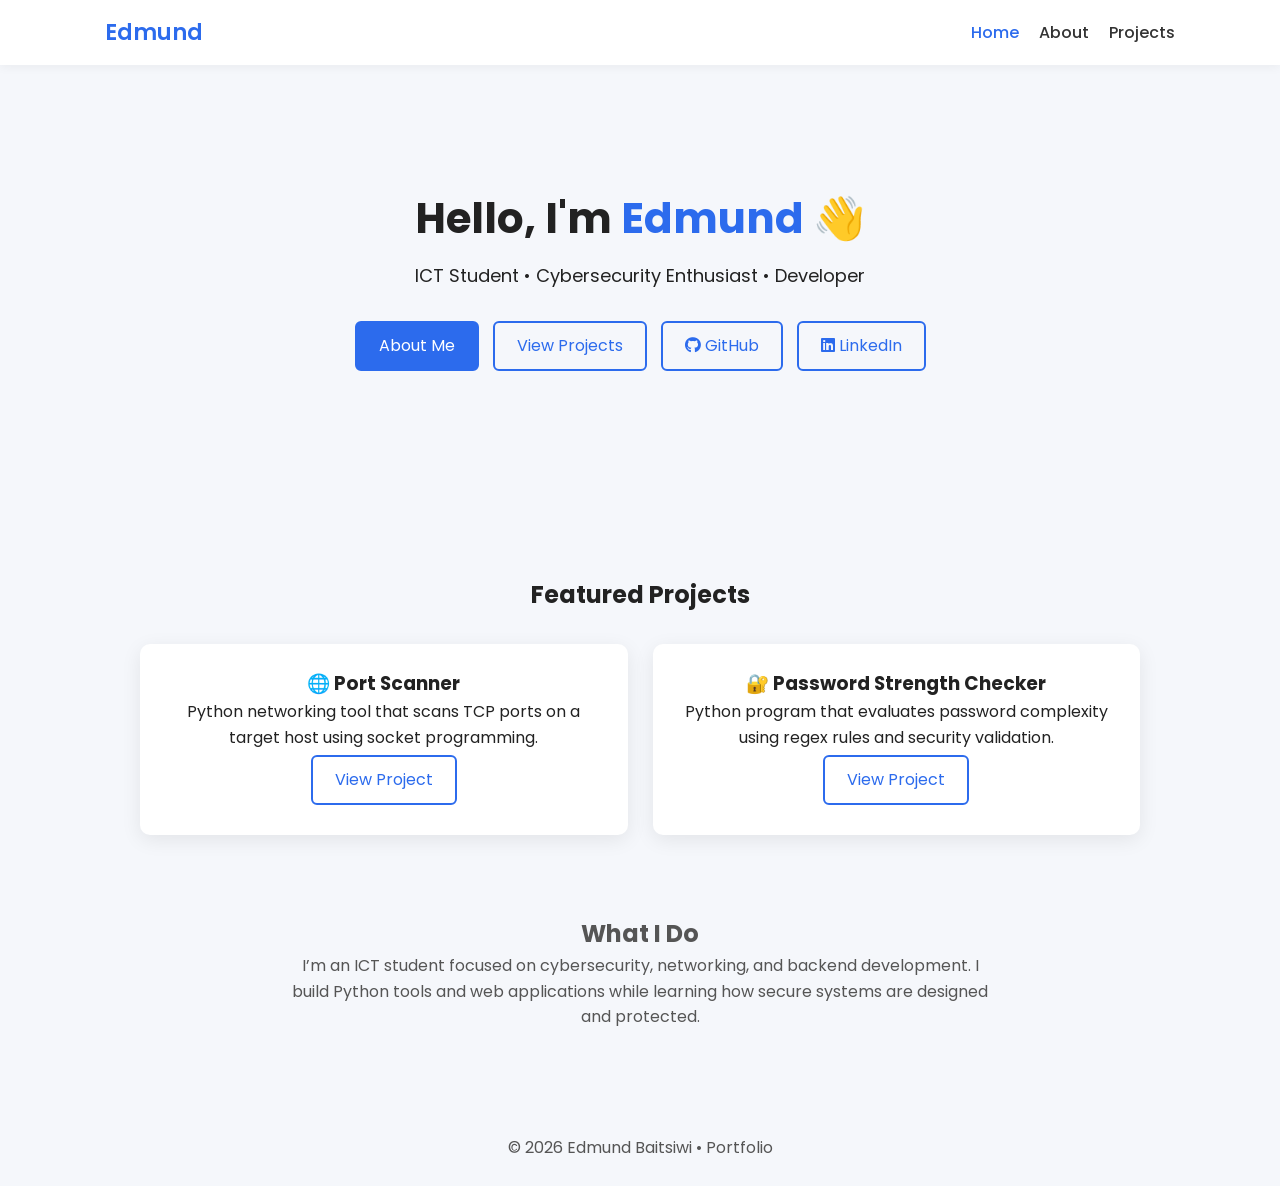
<file: index.html>
<!DOCTYPE html>
<html lang="en">

<head>
<meta charset="UTF-8">
<meta name="viewport" content="width=device-width, initial-scale=1.0">

<title>Edmund | Portfolio</title>

<link rel="stylesheet" href="static/css/styles.css">

<link rel="stylesheet"
href="https://cdnjs.cloudflare.com/ajax/libs/font-awesome/6.4.0/css/all.min.css">

</head>

<body>

<header>
<nav>

<h2 class="logo">Edmund</h2>

<ul class="nav-links">
<li><a class="active" href="index.html">Home</a></li>
<li><a href="about.html">About</a></li>
<li><a href="projects.html">Projects</a></li>
</ul>

</nav>
</header>


<!-- HERO -->

<section class="hero">

<h1>Hello, I'm <span>Edmund</span> 👋</h1>

<p>ICT Student • Cybersecurity Enthusiast • Developer</p>

<div class="hero-buttons">

<a href="about.html" class="btn primary">About Me</a>

<a href="projects.html" class="btn">View Projects</a>

<a href="https://github.com/Tlotlego-B" target="_blank" class="btn">
<i class="fab fa-github"></i> GitHub
</a>

<a href="https://www.linkedin.com/in/tlotlego-edmund-baitsiwi-a37437376"
target="_blank"
class="btn">
<i class="fab fa-linkedin"></i> LinkedIn
</a>

</div>

</section>


<!-- FEATURED PROJECTS -->

<section class="featured">

<h2>Featured Projects</h2>

<div class="featured-grid">

<div class="featured-card">
<h3>🌐 Port Scanner</h3>

<p>
Python networking tool that scans TCP ports on a target host using
socket programming.
</p>

<a href="projects.html" class="btn">View Project</a>

</div>


<div class="featured-card">

<h3>🔐 Password Strength Checker</h3>

<p>
Python program that evaluates password complexity using regex rules
and security validation.
</p>

<a href="projects.html" class="btn">View Project</a>

</div>

</div>

</section>


<!-- WHAT I DO -->

<section class="about-preview">

<h2>What I Do</h2>

<p>
I’m an ICT student focused on cybersecurity, networking, and backend development.
I build Python tools and web applications while learning how secure systems are
designed and protected.
</p>

</section>


<footer>

<p>© 2026 Edmund Baitsiwi • Portfolio</p>

</footer>

</body>
</html>
</file>
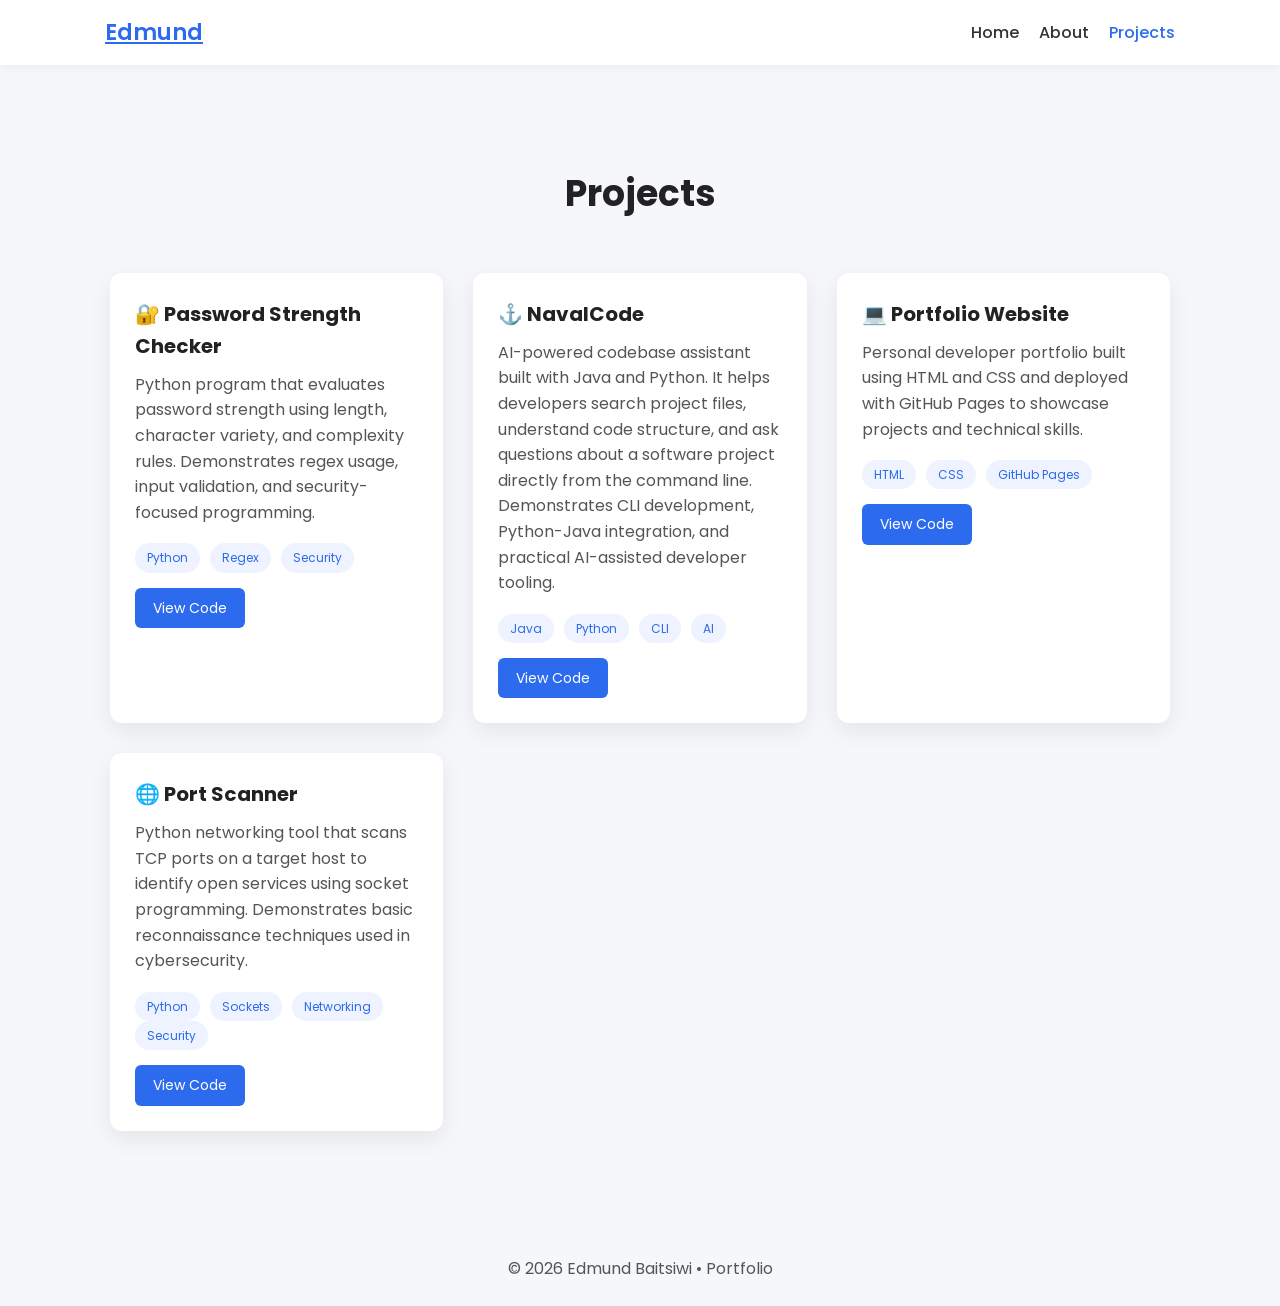
<file: projects.html>
<!DOCTYPE html>
<html lang="en">

<head>
    <meta charset="UTF-8">
    <meta name="viewport" content="width=device-width, initial-scale=1.0">
    <title>Projects | Edmund Baitsiwi</title>

    <!-- Main Styles -->
    <link rel="stylesheet" href="static/css/styles.css">

    <!-- Font Awesome Icons -->
    <link rel="stylesheet"
        href="https://cdnjs.cloudflare.com/ajax/libs/font-awesome/6.4.0/css/all.min.css">
</head>

<body>

<header>
    <nav>
        <a href="index.html" class="logo">Edmund</a>

        <ul class="nav-links">
            <li><a href="index.html">Home</a></li>
            <li><a href="about.html">About</a></li>
            <li><a class="active" href="projects.html">Projects</a></li>
        </ul>
    </nav>
</header>

<main>

<section class="projects-section">

<h1 class="projects-title">Projects</h1>

<div class="projects-container">

    <!-- Password Strength Checker -->
    <div class="project-card">

        <h2>🔐 Password Strength Checker</h2>

        <p>
        Python program that evaluates password strength using length,
        character variety, and complexity rules. Demonstrates regex usage,
        input validation, and security-focused programming.
        </p>

        <div class="tech">
            <span>Python</span>
            <span>Regex</span>
            <span>Security</span>
        </div>

        <a href="https://github.com/Tlotlego-B/python-password-checker"
           target="_blank"
           class="project-btn">
           View Code
        </a>

    </div>
    

    <div class="project-card">

         <h2>⚓ NavalCode</h2>

      <p>
        AI-powered codebase assistant built with Java and Python. It helps
        developers search project files, understand code structure, and ask
        questions about a software project directly from the command line.
        Demonstrates CLI development, Python-Java integration, and practical
        AI-assisted developer tooling.
     </p>

     <div class="tech">
        <span>Java</span>
        <span>Python</span>
        <span>CLI</span>
        <span>AI</span>
     </div>

     <a href="https://github.com/Tlotlego-B/NavalCode"
       target="_blank"
       class="project-btn">
       View Code
        </a>

    </div>

    <!-- Portfolio Website -->
    <div class="project-card">

        <h2>💻 Portfolio Website</h2>

        <p>
        Personal developer portfolio built using HTML and CSS and deployed
        with GitHub Pages to showcase projects and technical skills.
        </p>

        <div class="tech">
            <span>HTML</span>
            <span>CSS</span>
            <span>GitHub Pages</span>
        </div>

        <a href="https://github.com/Tlotlego-B/portfolio"
           target="_blank"
           class="project-btn">
           View Code
        </a>

    </div>


    <!-- Port Scanner -->
    <div class="project-card">

        <h2>🌐 Port Scanner</h2>

        <p>
        Python networking tool that scans TCP ports on a target host to
        identify open services using socket programming. Demonstrates
        basic reconnaissance techniques used in cybersecurity.
        </p>

        <div class="tech">
            <span>Python</span>
            <span>Sockets</span>
            <span>Networking</span>
            <span>Security</span>
        </div>

        <a href="https://github.com/Tlotlego-B/python-java-projects/tree/main/port-scanner"
           target="_blank"
           class="project-btn">
           View Code
        </a>

    </div>

</section>

</main>

<footer>
<p>© 2026 Edmund Baitsiwi • Portfolio</p>
</footer>

</body>
</html>
</file>
<file: static/css/styles.css>
/* Google Font */
@import url('https://fonts.googleapis.com/css2?family=Poppins:wght@300;400;600&display=swap');

/* Reset */

*{
    margin:0;
    padding:0;
    box-sizing:border-box;
    font-family:'Poppins',sans-serif;
}

body{
    background:#f5f7fb;
    color:#222;
    line-height:1.6;
}


/* NAVBAR */

header{
    background:#fff;
    box-shadow:0 2px 10px rgba(0,0,0,0.05);
}

nav{
    max-width:1100px;
    margin:auto;
    display:flex;
    justify-content:space-between;
    align-items:center;
    padding:15px;
}

.logo{
    font-size:22px;
    font-weight:600;
    color:#2c6bed;
}

.nav-links{
    list-style:none;
    display:flex;
    gap:20px;
}

.nav-links a{
    text-decoration:none;
    color:#333;
    font-weight:500;
}

.nav-links a:hover,
.nav-links .active{
    color:#2c6bed;
}


/* HERO SECTION */

.hero{
    text-align:center;
    padding:120px 20px;
}

.hero h1{
    font-size:42px;
    margin-bottom:10px;
}

.hero h1 span{
    color:#2c6bed;
}

.hero p{
    font-size:18px;
    margin-bottom:25px;
}


/* BUTTONS */

.btn{
    padding:10px 22px;
    display:inline-block;
    border-radius:6px;
    border:2px solid #2c6bed;
    text-decoration:none;
    color:#2c6bed;
    margin:5px;
    transition:0.2s;
}

.btn:hover{
    background:#2c6bed;
    color:white;
}

.btn.primary{
    background:#2c6bed;
    color:white;
}

.btn.primary:hover{
    background:#1f4fd6;
}


/* CONTENT PAGES */

.content{
    max-width:900px;
    margin:60px auto;
    padding:20px;
}

.content h1{
    font-size:32px;
    margin-bottom:20px;
}

.content li{
    margin-bottom:8px;
}


/* ABOUT SECTION */

.about-hero{
    max-width:900px;
    margin:60px auto;
    padding:20px;
    display:flex;
    align-items:center;
    gap:30px;
    flex-wrap:wrap;
}

.profile-pic{
    width:200px;
    height:200px;
    border-radius:50%;
    object-fit:cover;
    border:4px solid #2c6bed;
}

.hero-text h1{
    font-size:36px;
}


/* SKILLS */

.skills{
    max-width:900px;
    margin:60px auto;
    padding:20px;
}

.skills h2{
    font-size:28px;
    margin-bottom:25px;
    text-align:center;
}

.skills-grid{
    display:grid;
    grid-template-columns:repeat(auto-fill,minmax(150px,1fr));
    gap:15px;
}

.skill-card{
    background:#fff;
    padding:15px;
    border-radius:8px;
    box-shadow:0 3px 10px rgba(0,0,0,0.05);
    text-align:center;
    font-weight:500;
}


/* CONTACT */

.contact{
    max-width:900px;
    margin:60px auto 100px;
    padding:20px;
    text-align:center;
}

.contact h2{
    font-size:28px;
    margin-bottom:20px;
}

.contact p{
    margin:8px 0;
    font-size:18px;
}

.contact a{
    color:#2c6bed;
    text-decoration:none;
}

.social-links a{
    margin:0 10px;
    font-size:24px;
    color:#333;
}

.social-links a:hover{
    color:#2c6bed;
}


/* PROJECTS SECTION */

.projects-section{
    max-width:1100px;
    margin:80px auto;
    padding:20px;
}

.projects-title{
    font-size:36px;
    margin-bottom:50px;
    text-align:center;
}

.projects-container{
    display:grid;
    grid-template-columns:repeat(auto-fit,minmax(280px,1fr));
    gap:30px;
}


/* PROJECT CARD */

.project-card{
    background:#fff;
    padding:25px;
    border-radius:12px;
    box-shadow:0 8px 25px rgba(0,0,0,0.08);
    transition:all 0.3s ease;
}

.project-card:hover{
    transform:translateY(-8px);
    box-shadow:0 18px 40px rgba(0,0,0,0.15);
}

.project-card h2{
    margin-bottom:10px;
    font-size:20px;
}

.project-card p{
    color:#555;
    margin-bottom:18px;
}


/* TECH TAGS */

.tech{
    margin-bottom:15px;
}

.tech span{
    display:inline-block;
    background:#eef3ff;
    color:#2c6bed;
    padding:5px 12px;
    border-radius:20px;
    font-size:12px;
    margin-right:6px;
}


/* PROJECT BUTTON */

.project-btn{
    display:inline-block;
    padding:9px 18px;
    background:#2c6bed;
    color:white;
    border-radius:6px;
    text-decoration:none;
    font-size:14px;
    transition:0.2s;
}

.project-btn:hover{
    background:#1f4fd6;
}


/* FOOTER */

footer{
    text-align:center;
    padding:25px 0;
    margin-top:60px;
    color:#555;
}
.featured{
max-width:1000px;
margin:80px auto;
text-align:center;
}

.featured-grid{
display:grid;
grid-template-columns:repeat(auto-fit,minmax(250px,1fr));
gap:25px;
margin-top:30px;
}

.featured-card{
background:white;
padding:25px;
border-radius:10px;
box-shadow:0 5px 20px rgba(0,0,0,0.08);
}

.about-preview{
max-width:700px;
margin:80px auto;
text-align:center;
color:#555;
}
</file>
